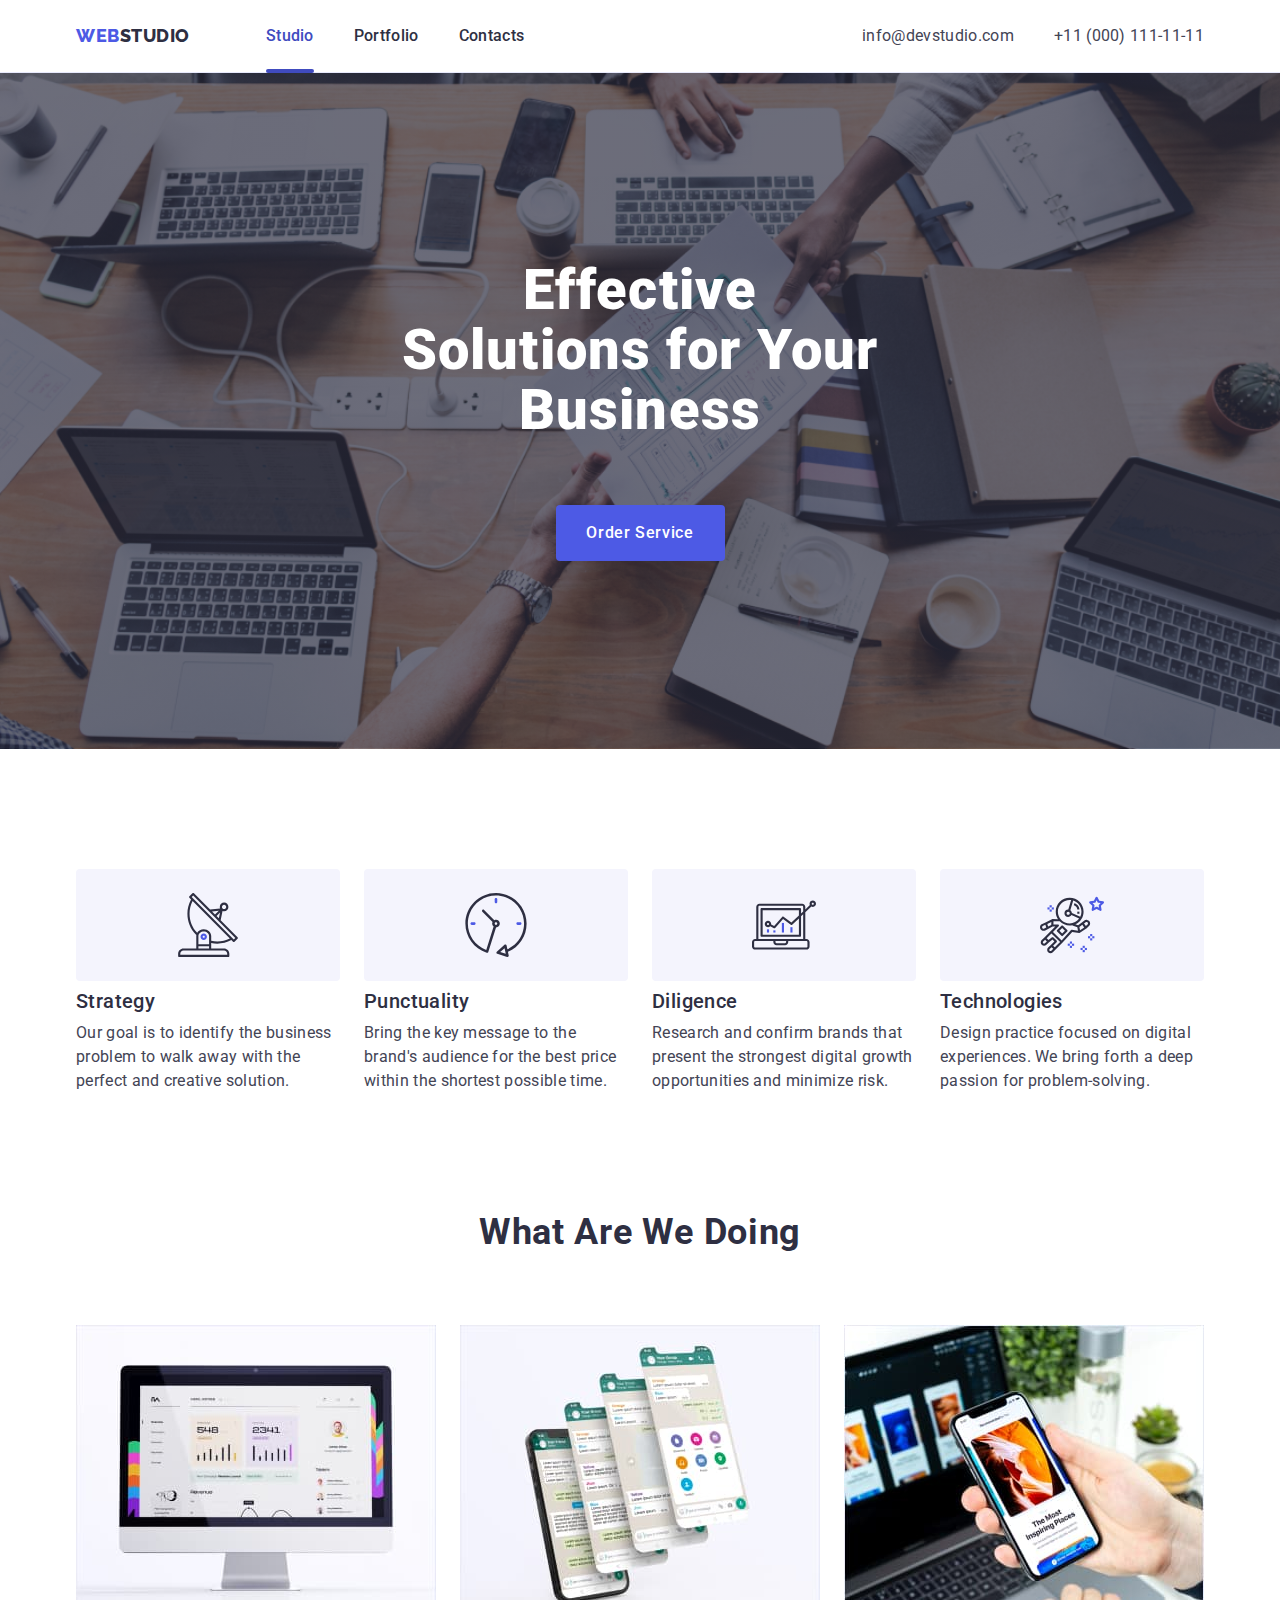
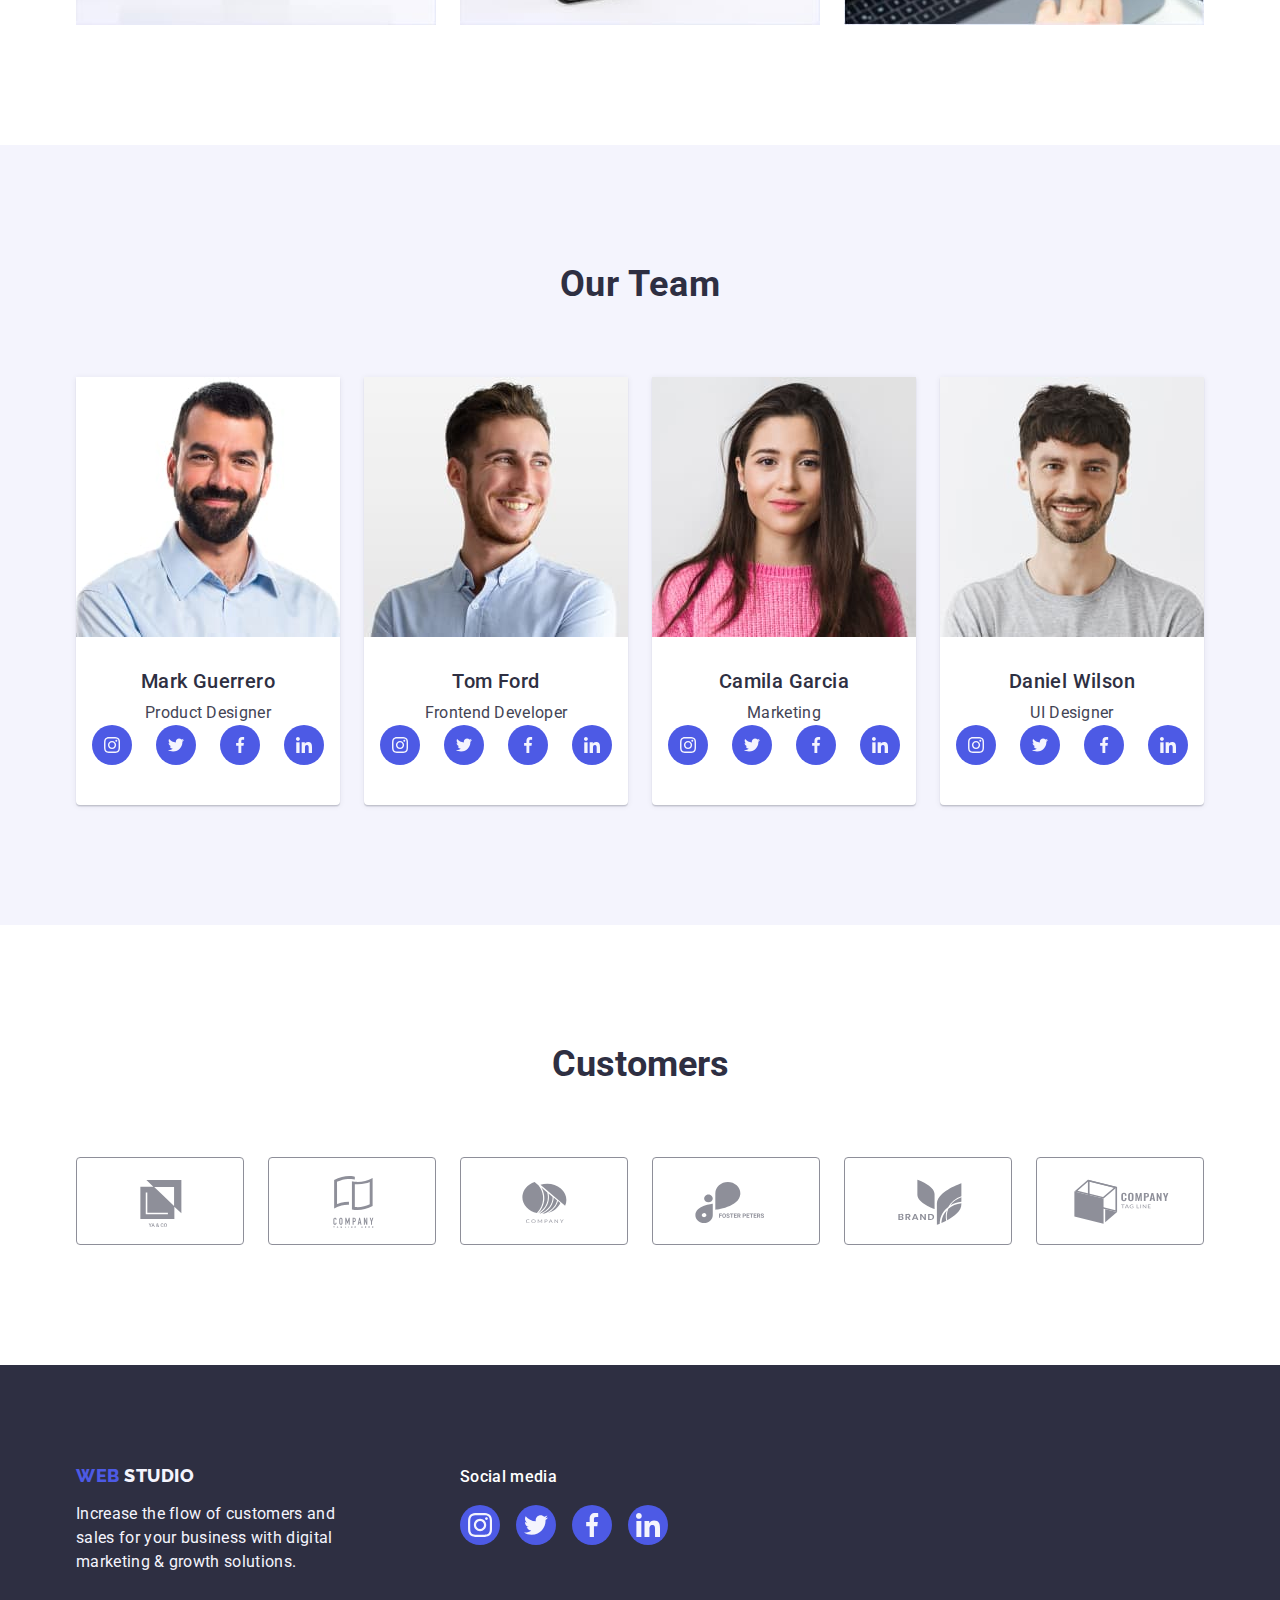
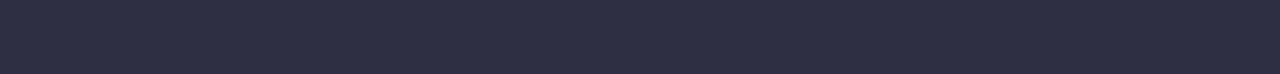
<file: index.html>
<!DOCTYPE html>
<html lang="en">
  <head>
    <meta charset="UTF-8" />
    <meta http-equiv="X-UA-Compatible" content="IE=edge" />
    <meta name="viewport" content="width=1440x2592, initial-scale=1.0" />
    <title>Webstudio</title>
    <link
      rel="stylesheet"
      href="https://cdnjs.cloudflare.com/ajax/libs/modern-normalize/1.0.0/modern-normalize.min.css"
    />
    <link class="link" rel="preconnect" href="https://fonts.googleapis.com" />
    <link
      class="link"
      rel="preconnect"
      href="https://fonts.gstatic.com"
      crossorigin
    />
    <link
      class="link"
      href="https://fonts.googleapis.com/css2?family=Raleway:wght@800&amp;family=Roboto:wght@400;500;700&amp;display=swap"
      rel="stylesheet"
    />
    <link class="link" rel="stylesheet" href="./css/style.css" />
  </head>

  <body class="body-fonts">
    <header class="header-style">
      <div class="container header-styles">
        <nav class="list">
          <a href="./index.html" class="logo-link logo-hedaer link"
            >Web<span class="style-logos-logo">Studio</span></a
          >
          <!-- NAVIGATION -->
          <ul class="nav-list list">
            <li class="nav-item">
              <a class="nav-link link current" href="./index.html">Studio</a>
            </li>
            <li class="nav-item">
              <a class="nav-link link link" href="./portfolio.html"
                >Portfolio</a
              >
            </li>
            <li class="nav-item">
              <a class="nav-link link link" href="">Contacts</a>
            </li>
          </ul>
        </nav>
        <!-- CONTACTS LIST -->
        <address class="address-list">
          <ul class="list address-style">
            <li>
              <a class="contact-link link" href="mailto:info@devstudio.com"
                >info@devstudio.com</a
              >
            </li>
            <li>
              <a class="contact-link link" href="tel:+110001111111"
                >+11 (000) 111-11-11</a
              >
            </li>
          </ul>
        </address>
      </div>
    </header>
    <main>
      <section class="section-style">
        <div class="container">
          <h1 class="text-style">Effective Solutions for Your Business</h1>
          <button class="btn-style" type="button" data-modal-open>
            Order Service
          </button>
        </div>
      </section>
      <section class="section-style-hero">
        <!-- Feature 1 -->
        <div class="container">
          <h2 hidden class="hero visually-hidden">We goal</h2>
          <ul class="list hero-item-lists">
            <li class="hero-item-list">
              <div class="icon-list">
                <svg class="svg-icon" width="64" height="64">
                  <use href="./images/icons.svg#icon-antenna-1"></use>
                </svg>
              </div>
              <h3 class="hero-list">Strategy</h3>
              <p class="hero-item">
                Our goal is to identify the business problem to walk away with
                the perfect and creative solution.
              </p>
            </li>
            <!-- Feature 2 -->
            <li class="hero-item-list">
              <div class="icon-list">
                <svg class="svg-icon" width="64" height="64">
                  <use href="./images/icons.svg#icon-clock-1"></use>
                </svg>
              </div>
              <h3 class="hero-list">Punctuality</h3>
              <p class="hero-item">
                Bring the key message to the brand's audience for the best price
                within the shortest possible time.
              </p>
            </li>
            <!-- Feature 3 -->
            <li class="hero-item-list">
              <div class="icon-list">
                <svg class="svg-icon" width="64" height="64">
                  <use href="./images/icons.svg#icon-diagram-1"></use>
                </svg>
              </div>
              <h3 class="hero-list">Diligence</h3>
              <p class="hero-item">
                Research and confirm brands that present the strongest digital
                growth opportunities and minimize risk.
              </p>
            </li>
            <!-- Feature 4 -->
            <li class="hero-item-list">
              <div class="icon-list">
                <svg class="svg-icon" width="64" height="64">
                  <use href="./images/icons.svg#icon-astronaut-1"></use>
                </svg>
              </div>
              <h3 class="hero-list">Technologies</h3>
              <p class="hero-item">
                Design practice focused on digital experiences. We bring forth a
                deep passion for problem-solving.
              </p>
            </li>
          </ul>
        </div>
      </section>
      <section class="goal-style">
        <div class="container">
          <h2 class="goal-list">What are we doing</h2>
          <ul class="list-goal list">
            <li class="goal-item-list">
              <img
                src="./images/img1.jpg"
                alt="Rectangle71"
                width="360"
                height="300"
              />
            </li>
            <li class="goal-item-list">
              <img
                src="./images/img2.jpg"
                alt="Rectangle71"
                width="360"
                height="300"
              />
            </li>
            <li class="goal-item-list">
              <img
                src="./images/img3.jpg"
                alt="Rectangle71"
                width="360"
                height="300"
              />
            </li>
          </ul>
        </div>
      </section>
      <section class="team">
        <div class="container">
          <h2 class="team-list">Our Team</h2>
          <ul class="ul-list list">
            <li class="team-item-list">
              <img
                src="./images/Img4.jpg"
                alt="Rectangle71"
                width="264"
                height="260"
              />
              <div class="team-name">
                <h3 class="team-item">Mark Guerrero</h3>
                <p class="team-post">Product Designer</p>
                <ul class="icon-listen list">
                  <li class="icons-list">
                    <a href="" class="icon-link link">
                      <svg class="icon-items" width="16" height="16">
                        <use href="./images/icons.svg#icon-instagram"></use>
                      </svg>
                    </a>
                  </li>
                  <li class="icons-list">
                    <a href="" class="icon-link link">
                      <svg class="icon-items" width="16" height="16">
                        <use href="./images/icons.svg#icon-twitter"></use>
                      </svg>
                    </a>
                  </li>
                  <li class="icons-list">
                    <a href="" class="icon-link link">
                      <svg class="icon-items" width="16" height="16">
                        <use href="./images/icons.svg#icon-facebook"></use>
                      </svg>
                    </a>
                  </li>
                  <li class="icons-list">
                    <a href="" class="icon-link link">
                      <svg class="icon-items" width="16" height="16">
                        <use href="./images/icons.svg#icon-linkedin"></use>
                      </svg>
                    </a>
                  </li>
                </ul>
              </div>
            </li>
            <li class="team-item-list">
              <img
                src="./images/Img5.jpg"
                alt="Rectangle71"
                width="264"
                height="260"
              />
              <div class="team-name">
                <h3 class="team-item">Tom Ford</h3>
                <p class="team-post">Frontend Developer</p>
                <ul class="icon-listen list">
                  <li class="icons-list">
                    <a href="" class="icon-link link">
                      <svg class="icon-items" width="16" height="16">
                        <use href="./images/icons.svg#icon-instagram"></use>
                      </svg>
                    </a>
                  </li>
                  <li class="icons-list">
                    <a href="" class="icon-link link">
                      <svg class="icon-items" width="16" height="16">
                        <use href="./images/icons.svg#icon-twitter"></use>
                      </svg>
                    </a>
                  </li>
                  <li class="icons-list">
                    <a href="" class="icon-link link">
                      <svg class="icon-items" width="16" height="16">
                        <use href="./images/icons.svg#icon-facebook"></use>
                      </svg>
                    </a>
                  </li>
                  <li class="icons-list">
                    <a href="" class="icon-link link">
                      <svg class="icon-items" width="16" height="16">
                        <use href="./images/icons.svg#icon-linkedin"></use>
                      </svg>
                    </a>
                  </li>
                </ul>
              </div>
            </li>
            <li class="team-item-list">
              <img
                src="./images/img6.jpg"
                alt="Rectangle71"
                width="264"
                height="260"
              />
              <div class="team-name">
                <h3 class="team-item">Camila Garcia</h3>
                <p class="team-post">Marketing</p>
                <ul class="icon-listen list">
                  <li class="icons-list">
                    <a href="" class="icon-link link">
                      <svg class="icon-items" width="16" height="16">
                        <use href="./images/icons.svg#icon-instagram"></use>
                      </svg>
                    </a>
                  </li>
                  <li class="icons-list">
                    <a href="" class="icon-link link">
                      <svg class="icon-items" width="16" height="16">
                        <use href="./images/icons.svg#icon-twitter"></use>
                      </svg>
                    </a>
                  </li>
                  <li class="icons-list">
                    <a href="" class="icon-link link">
                      <svg class="icon-items" width="16" height="16">
                        <use href="./images/icons.svg#icon-facebook"></use>
                      </svg>
                    </a>
                  </li>
                  <li class="icons-list">
                    <a href="" class="icon-link link">
                      <svg class="icon-items" width="16" height="16">
                        <use href="./images/icons.svg#icon-linkedin"></use>
                      </svg>
                    </a>
                  </li>
                </ul>
              </div>
            </li>
            <li class="team-item-list">
              <img
                src="./images/img7.jpg"
                alt="Rectangle71"
                width="264"
                height="260"
              />
              <div class="team-name">
                <h3 class="team-item">Daniel Wilson</h3>
                <p class="team-post">UI Designer</p>
                <ul class="icon-listen list">
                  <li class="icons-list">
                    <a href="" class="icon-link link">
                      <svg class="icon-items" width="16" height="16">
                        <use href="./images/icons.svg#icon-instagram"></use>
                      </svg>
                    </a>
                  </li>
                  <li class="icons-list">
                    <a href="" class="icon-link link">
                      <svg class="icon-items" width="16" height="16">
                        <use href="./images/icons.svg#icon-twitter"></use>
                      </svg>
                    </a>
                  </li>
                  <li class="icons-list">
                    <a href="" class="icon-link link">
                      <svg class="icon-items" width="16" height="16">
                        <use href="./images/icons.svg#icon-facebook"></use>
                      </svg>
                    </a>
                  </li>
                  <li class="icons-list">
                    <a href="" class="icon-link link">
                      <svg class="icon-items" width="16" height="16">
                        <use href="./images/icons.svg#icon-linkedin"></use>
                      </svg>
                    </a>
                  </li>
                </ul>
              </div>
            </li>
          </ul>
        </div>
      </section>
      <section class="futer-logotype">
        <div class="container">
          <h2 class="futer-fonts">Customers</h2>
          <ul class="futer-client list">
            <li class="list-client">
              <a href="" class="client-item">
                <svg class="client-logo" width="104" height="56">
                  <use href="./images/icons.svg#icon-Logo"></use>
                </svg>
              </a>
            </li>
            <li class="list-client">
              <a href="" class="client-item">
                <svg class="client-logo" width="104" height="56">
                  <use href="./images/icons.svg#icon-Logo-2"></use>
                </svg>
              </a>
            </li>
            <li class="list-client">
              <a href="" class="client-item">
                <svg class="client-logo" width="104" height="56">
                  <use href="./images/icons.svg#icon-Logo-3"></use>
                </svg>
              </a>
            </li>
            <li class="list-client">
              <a href="" class="client-item">
                <svg class="client-logo" width="104" height="56">
                  <use href="./images/icons.svg#icon-Logo-4"></use>
                </svg>
              </a>
            </li>
            <li class="list-client">
              <a href="" class="client-item">
                <svg class="client-logo" width="104" height="56">
                  <use href="./images/icons.svg#icon-Logo-5"></use>
                </svg>
              </a>
            </li>
            <li class="list-client">
              <a href="" class="client-item">
                <svg class="client-logo" width="104" height="56">
                  <use href="./images/icons.svg#icon-Logo-6"></use>
                </svg>
              </a>
            </li>
          </ul>
        </div>
      </section>
    </main>
    <footer class="logo-color-list">
      <div class="footer-container container">
        <div class="footer-font">
          <a href="./index.html" class="logo-link logo-footer link"
            >Web <span class="style-logos-down">Studio</span></a
          >
          <p class="footer-item">
            Increase the flow of customers and sales for your business with
            digital marketing & growth solutions.
          </p>
        </div>
        <div>
          <p class="social-media">Social media</p>
          <ul class="social-media-list list">
            <li class="social-media-item">
              <a href="" class="social-items">
                <svg class="media-logo" width="24" height="24">
                  <use href="./images/icons.svg#icon-instagram"></use>
                </svg>
              </a>
            </li>
            <li class="social-media-item">
              <a href="" class="social-items">
                <svg class="media-logo" width="24" height="24">
                  <use href="./images/icons.svg#icon-twitter"></use>
                </svg>
              </a>
            </li>
            <li class="social-media-item">
              <a href="" class="social-items">
                <svg class="media-logo" width="24" height="24">
                  <use href="./images/icons.svg#icon-facebook"></use>
                </svg>
              </a>
            </li>
            <li class="social-media-item">
              <a href="" class="social-items">
                <svg class="media-logo" width="24" height="24">
                  <use href="./images/icons.svg#icon-linkedin"></use>
                </svg>
              </a>
            </li>
          </ul>
        </div>
      </div>
    </footer>
    <div class="backdrop is-hidden" data-modal>
      <div class="modal">
        <button type="button" class="modal-close-btn" data-modal-close>
          <svg class="modal-close-btn-icon" width="8" height="8">
            <use href="./images/icons.svg#icon-close"></use>
          </svg>
        </button>
      </div>
    </div>
    <script src="./js/modal.js"></script>
  </body>
</html>
</file>
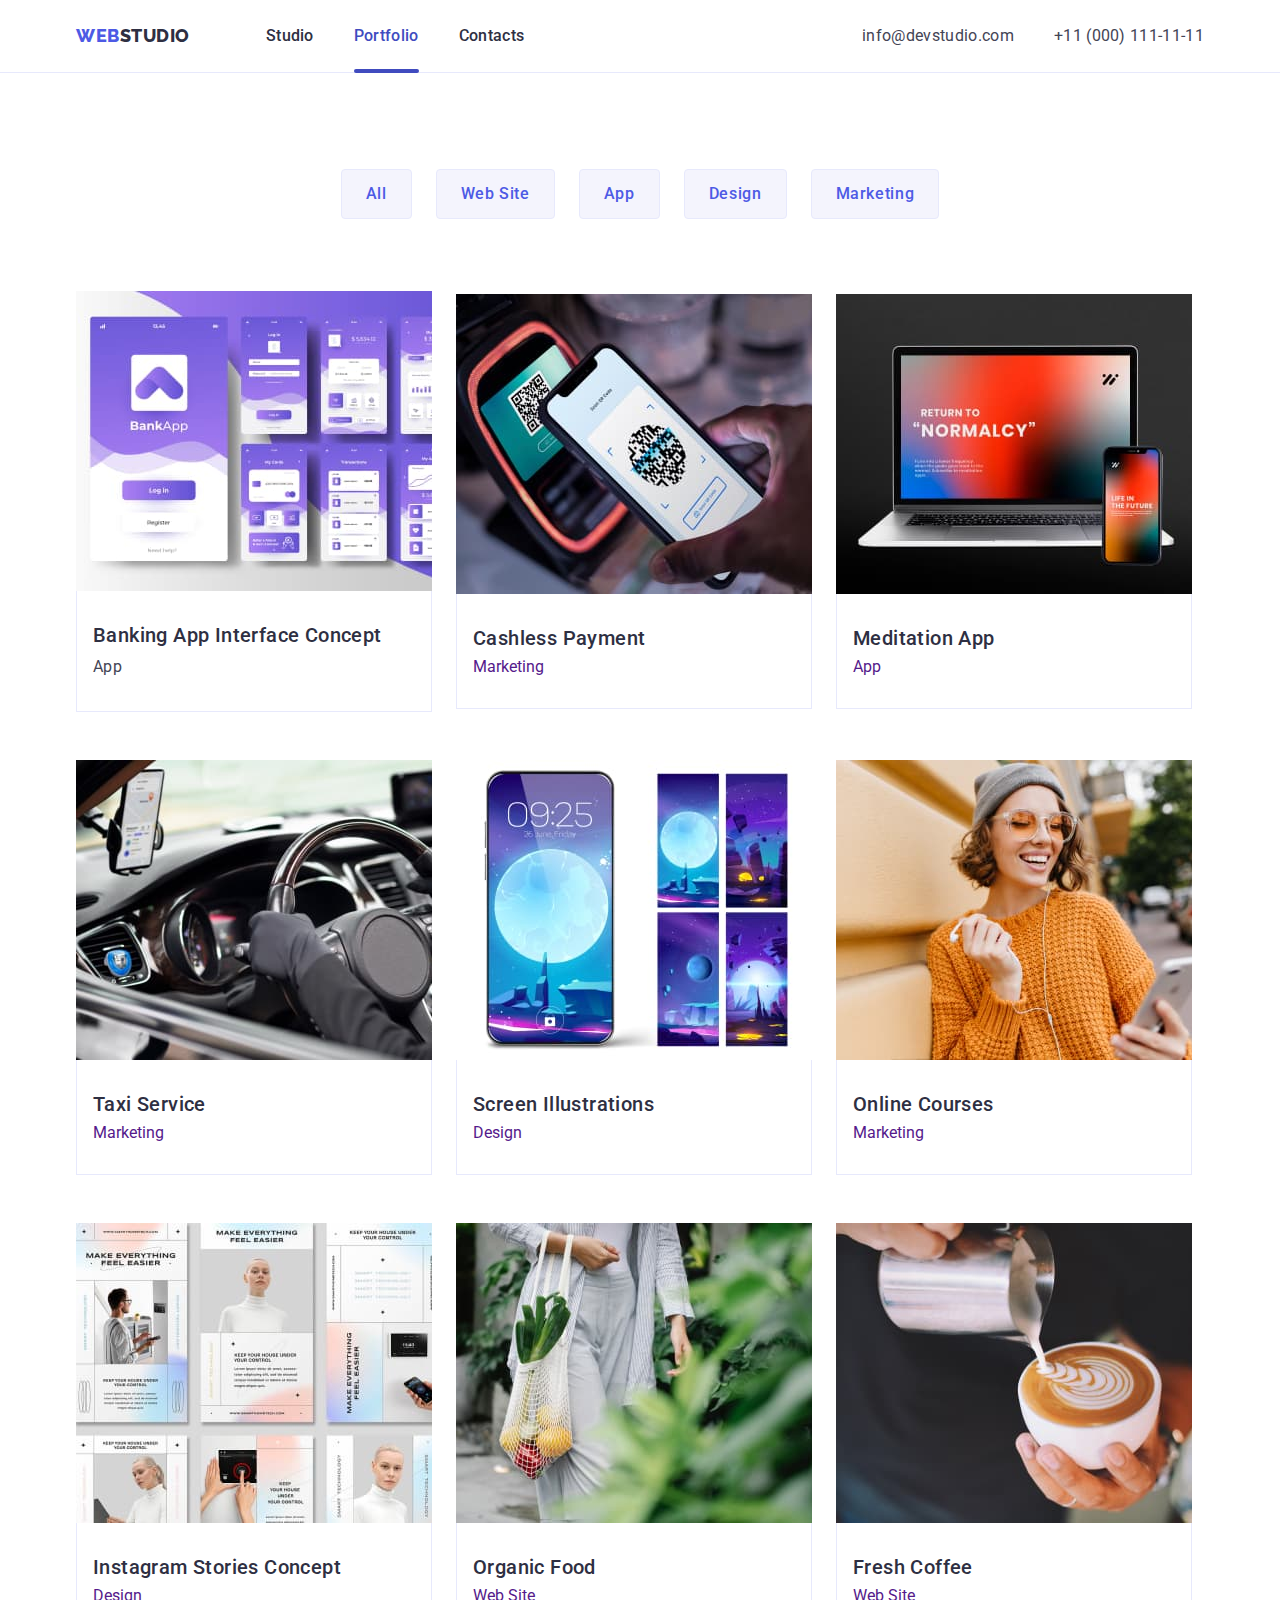
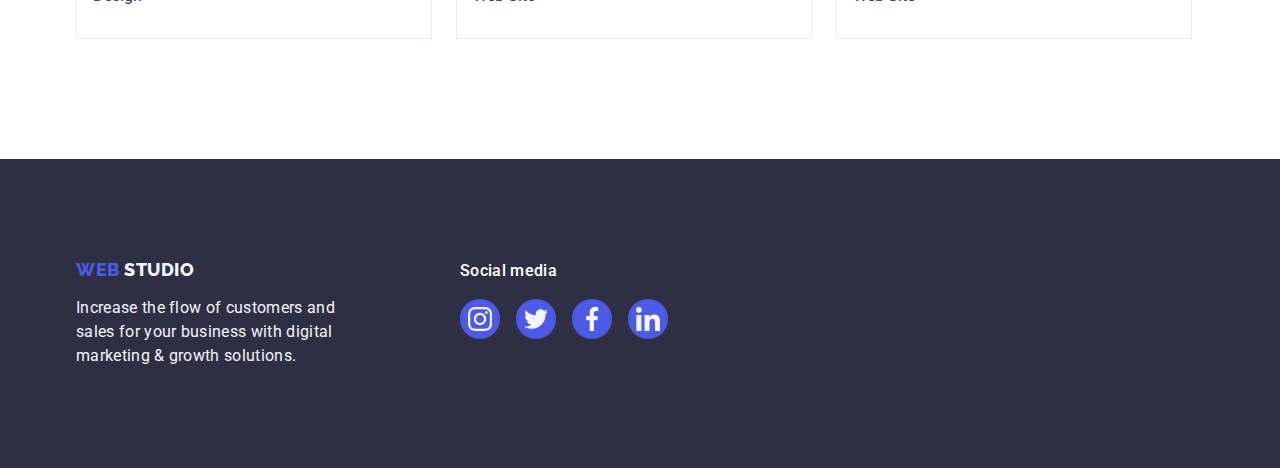
<file: portfolio.html>
<!DOCTYPE html>
<html lang="en">
  <head>
    <meta charset="UTF-8" />
    <meta http-equiv="X-UA-Compatible" content="IE=edge" />
    <meta name="viewport" content="width=1440x2592, initial-scale=1.0" />
    <title>Webstudio</title>
    <link
      rel="stylesheet"
      href="https://cdnjs.cloudflare.com/ajax/libs/modern-normalize/1.0.0/modern-normalize.min.css"
    />
    <link class="link" rel="preconnect" href="https://fonts.googleapis.com" />
    <link
      class="link"
      rel="preconnect"
      href="https://fonts.gstatic.com"
      crossorigin
    />
    <link
      class="link"
      href="https://fonts.googleapis.com/css2?family=Raleway:wght@800&amp;family=Roboto:wght@400;500;700&amp;display=swap"
      rel="stylesheet"
    />
    <link class="link" rel="stylesheet" href="./css/style.css" />
  </head>
  <body class="body-fonts">
    <header class="main-logo">
      <div class="container header-styles">
        <nav class="list">
          <a href="./index.html" class="logo-link logo-hedaer link"
            >Web<span class="style-logos-logo">Studio</span></a
          >
          <!-- NAVIGATION -->
          <ul class="nav-list list">
            <li class="nav-item">
              <a class="nav-link nav-link" href="./index.html">Studio</a>
            </li>
            <li class="nav-item">
              <a class="nav-link current" href="./portfolio.html">Portfolio</a>
            </li>
            <li class="nav-item">
              <a class="nav-link link" href="">Contacts</a>
            </li>
          </ul>
        </nav>
        <!-- CONTACTS LIST -->
        <address class="address-list">
          <ul class="list address-style">
            <li>
              <a class="contact-link link" href="mailto:info@devstudio.com"
                >info@devstudio.com</a
              >
            </li>
            <li>
              <a class="contact-link link" href="tel:+110001111111"
                >+11 (000) 111-11-11</a
              >
            </li>
          </ul>
        </address>
      </div>
    </header>
    <!-- HERO -->
    <main>
      <section class="section-style-portfolio">
        <div class="container">
          <h1 hidden class="visually-hidden">Щоб було</h1>
          <ul class="button list">
            <li>
              <button class="button-all" type="button">All</button>
            </li>
            <li>
              <button class="button-all" type="button">Web Site</button>
            </li>
            <li>
              <button class="button-all" type="button">App</button>
            </li>
            <li>
              <button class="button-all" type="button">Design</button>
            </li>
            <li>
              <button class="button-all" type="button">Marketing</button>
            </li>
          </ul>
          <ul class="image list">
            <li class="image-list">
              <a href class="portfolio-link link">
                <div class="portfolio-link-warp">
                  <img
                    src="./images/portfolio1.jpg"
                    alt="Project_Card_1"
                    width="360"
                  />
                  <p class="paragrahp-text">
                    14 Stylish and User-Friendly App Design Concepts · Task
                    Manager App · Calorie Tracker App · Exotic Fruit Ecommerce
                    App · Cloud Storage App
                  </p>
                </div>
                <div class="portfolio-style">
                  <h2 class="portfolio-item">Banking App Interface Concept</h2>
                  <p class="portfolio-list-text">App</p>
                </div>
              </a>
            </li>
            <li class="image-list">
              <a class="portfolio-link link" href="">
                <div class="portfolio-link-warp">
                  <img
                    src="./images/portfolio2.jpg"
                    alt="Project_Card_2"
                    width="360"
                  />
                  <p class="paragrahp-text">
                    14 Stylish and User-Friendly App Design Concepts · Task
                    Manager App · Calorie Tracker App · Exotic Fruit Ecommerce
                    App · Cloud Storage App
                  </p>
                </div>
                <div class="portfolio-style">
                  <h2 class="portfolio-item">Cashless Payment</h2>
                  <p class="portfolio-list">Marketing</p>
                </div>
              </a>
            </li>
            <li class="image-list">
              <a class="portfolio-link link" href="">
                <div class="portfolio-link-warp">
                  <img
                    src="./images/portfolio3.jpg"
                    alt="Project_Card_3"
                    width="360"
                  />
                  <p class="paragrahp-text">
                    14 Stylish and User-Friendly App Design Concepts · Task
                    Manager App · Calorie Tracker App · Exotic Fruit Ecommerce
                    App · Cloud Storage App
                  </p>
                </div>
                <div class="portfolio-style">
                  <h2 class="portfolio-item">Meditation App</h2>
                  <p class="portfolio-list">App</p>
                </div>
              </a>
            </li>
            <li class="image-list">
              <a class="portfolio-link link" href="">
                <div class="portfolio-link-warp">
                  <img
                    src="./images/portfolio4.jpg"
                    alt="Project_Card_4"
                    width="360"
                  />
                  <p class="paragrahp-text">
                    14 Stylish and User-Friendly App Design Concepts · Task
                    Manager App · Calorie Tracker App · Exotic Fruit Ecommerce
                    App · Cloud Storage App
                  </p>
                </div>
                <div class="portfolio-style">
                  <h2 class="portfolio-item">Taxi Service</h2>
                  <p class="portfolio-list">Marketing</p>
                </div>
              </a>
            </li>
            <li class="image-list">
              <a class="portfolio-link link" href="">
                <div class="portfolio-link-warp">
                  <img
                    src="./images/portfolio5.jpg"
                    alt="Project_Card_5"
                    width="360"
                  />
                  <p class="paragrahp-text">
                    14 Stylish and User-Friendly App Design Concepts · Task
                    Manager App · Calorie Tracker App · Exotic Fruit Ecommerce
                    App · Cloud Storage App
                  </p>
                </div>
                <div class="portfolio-style">
                  <h2 class="portfolio-item">Screen Illustrations</h2>
                  <p class="portfolio-list">Design</p>
                </div>
              </a>
            </li>
            <li class="image-list">
              <a class="portfolio-link link" href="">
                <div class="portfolio-link-warp">
                  <img
                    src="./images/portfolio6.jpg"
                    alt="Project_Card_6"
                    width="360"
                  />
                  <p class="paragrahp-text">
                    14 Stylish and User-Friendly App Design Concepts · Task
                    Manager App · Calorie Tracker App · Exotic Fruit Ecommerce
                    App · Cloud Storage App
                  </p>
                </div>
                <div class="portfolio-style">
                  <h2 class="portfolio-item">Online Courses</h2>
                  <p class="portfolio-list">Marketing</p>
                </div>
              </a>
            </li>
            <li class="image-list">
              <a class="portfolio-link link" href="">
                <div class="portfolio-link-warp">
                  <img
                    src="./images/portfolio7.jpg"
                    alt="Project_Card_7"
                    width="360"
                  />
                  <p class="paragrahp-text">
                    14 Stylish and User-Friendly App Design Concepts · Task
                    Manager App · Calorie Tracker App · Exotic Fruit Ecommerce
                    App · Cloud Storage App
                  </p>
                </div>
                <div class="portfolio-style">
                  <h2 class="portfolio-item">Instagram Stories Concept</h2>
                  <p class="portfolio-list">Design</p>
                </div>
              </a>
            </li>
            <li class="image-list">
              <a class="portfolio-link link" href="">
                <div class="portfolio-link-warp">
                  <img
                    src="./images/portfolio8.jpg"
                    alt="Project_Card_8"
                    width="360"
                  />
                  <p class="paragrahp-text">
                    14 Stylish and User-Friendly App Design Concepts · Task
                    Manager App · Calorie Tracker App · Exotic Fruit Ecommerce
                    App · Cloud Storage App
                  </p>
                </div>
                <div class="portfolio-style">
                  <h2 class="portfolio-item">Organic Food</h2>
                  <p class="portfolio-list">Web Site</p>
                </div>
              </a>
            </li>
            <li class="image-list">
              <a class="portfolio-link link" href="">
                <div class="portfolio-link-warp">
                  <img
                    src="./images/portfolio9.jpg"
                    alt="Project_Card_9"
                    width="360"
                  />
                  <p class="paragrahp-text">
                    14 Stylish and User-Friendly App Design Concepts · Task
                    Manager App · Calorie Tracker App · Exotic Fruit Ecommerce
                    App · Cloud Storage App
                  </p>
                </div>
                <div class="portfolio-style">
                  <h2 class="portfolio-item">Fresh Coffee</h2>
                  <p class="portfolio-list">Web Site</p>
                </div>
              </a>
            </li>
          </ul>
        </div>
      </section>
    </main>
    <footer class="logo-color-list">
      <div class="portfolio-container container">
        <div class="portfolio-logo">
          <a class="logo-link logo-footer link" href="./index.html">
            Web <span class="footer-logo">Studio</span></a
          >
          <p class="footer-item">
            Increase the flow of customers and sales for your business with
            digital marketing & growth solutions.
          </p>
        </div>
        <div>
          <p class="portfolio-media">Social media</p>
          <ul class="social-media-list list">
            <li class="social-media-item">
              <a href="" class="social-items">
                <svg class="media-logo" width="24" height="24">
                  <use href="./images/icons.svg#icon-instagram"></use>
                </svg>
              </a>
            </li>
            <li class="social-media-item">
              <a href="" class="social-items">
                <svg class="media-logo" width="24" height="24">
                  <use href="./images/icons.svg#icon-twitter"></use>
                </svg>
              </a>
            </li>
            <li class="social-media-item">
              <a href="" class="social-items">
                <svg class="media-logo" width="24" height="24">
                  <use href="./images/icons.svg#icon-facebook"></use>
                </svg>
              </a>
            </li>
            <li class="social-media-item">
              <a href="" class="social-items">
                <svg class="media-logo" width="24" height="24">
                  <use href="./images/icons.svg#icon-linkedin"></use>
                </svg>
              </a>
            </li>
          </ul>
        </div>
      </div>
    </footer>
  </body>
</html>
</file>
<file: css/style.css>
:root {
    --background-color: #ffffff;
    --color-button: #FFFFFF;
    --background-button: #404BBF;
}

p,
h1,
h2,
h3,
h4,
h5,
h6 {
    margin: 0;
}

ul,
ol {
    margin: 0;
    padding: 0;
}


.body-fonts {
    font-family: 'Roboto', sans-serif;
    color: #434455;
    background-color: #ffffff;
}

.link {
    text-decoration: none;
}

.list {
    list-style: none;
    margin: 0;
    padding: 0;
}

.footer-list-syle {
    background-color: #2e2f42
}

/* LOGO */

.logo-linked link {
    font-family: 'Raleway';
    font-style: normal;
    font-weight: 800;
    font-size: 18px;
    line-height: 21px;
    letter-spacing: 0.03em;
    text-transform: uppercase;
    color: #4D5AE5;
    margin-right: 76;
}


.address-list {
    font-style: normal;
    color: #434455;
}

/* CONTACTS */
.nav-link {
    font-family: 'Roboto';
    font-style: normal;
    font-weight: 500;
    font-size: 16px;
    line-height: 24px;
    letter-spacing: 0.02em;
    color: #2E2F42;
    padding: 24px 0;
    display: block;
    margin: auto;
    flex: none;
    order: 1;
    flex-grow: 0;
    position: relative;
    transition: color 250ms cubic-bezier(0.4, 0, 0.2, 1);
    text-decoration: none;
}

.nav-link.current {
    color: #404bbf;
    transition: color 250ms cubic-bezier(0.4, 0, 0.2, 1);
}

.nav-link::after {
    content: '';
    position: absolute;
    left: 0;
    bottom: -1px;
    height: 4px;
    width: 100%;
    height: 4px;
    background-color: #404bbf;
    border-radius: 2px;
    transition: transform 250ms linear;
    transform: scaleX(0);
    transform-origin: right;
}

.nav-link:hover::after,
.nav-link:focus::after,
.nav-link.current::after {
    transform: scaleX(1);
    transform-origin: left;
}

.nav-list {
    display: flex;
    gap: 40px;
    margin: 0 auto;
     text-decoration: none;
}


.contact-link {
    font-family: 'Roboto';
    font-style: normal;
    font-weight: 400;
    font-size: 16px;
    line-height: 24px;
    letter-spacing: 0.02em;
    color: #434455;
    transition: color 250ms cubic-bezier(0.4, 0, 0.2, 1);
}

.address-style {
    display: flex;
    gap: 40px;
}

.address-list {
    margin-left: auto;
}


.contact-link:hover,
.contact-link:focus,
.nav-link:hover,
.nav-link:focus {
    color: var(--color-primary);
}

:root {
    --color-primary: #404bbf;
}

/* BUTTON */

.text-style {
    font-family: 'Roboto';
    font-style: normal;
    font-weight: 900;
    font-size: 56px;
    line-height: 1.07;
    text-align: center;
    letter-spacing: 0.02em;
    color: #FFFFFF;
    max-width: 496px;
    margin: auto;
    margin-bottom: 64px;
}

.section-style {
    background-color: #2e2f42;
    background-image: linear-gradient(rgba(46, 47, 66, 0.7), rgba(46, 47, 66, 0.7)), url(../images/hero-logo.jpg);
    max-width: 1440px;
    background-repeat: no-repeat;
    background-position: center;
    background-size: cover;
    margin: 0 auto;
}

/* BUTTON */

.btn-style {
    font-family: "Roboto", sans-serif;
    font-style: normal;
    font-weight: 500;
    font-size: 16px;
    line-height: 1.5;
    letter-spacing: 0.04em;
    color: #FFFFFF;
    background-color: #4D5AE5;
    cursor: pointer;
    transition: background-color 250ms cubic-bezier(0.4, 0, 0.2, 1);
}

.btn-style {
    min-width: 169px;
    height: 56px;
    border: none;
    border-radius: 4px;
    display: block;
    margin: auto;
}

.btn-style:focus,
.btn-style:hover {
    background-color: #404BBF;
}

.section-style {
    color: #2e2f42;
    padding: 188px 0;
}

/* HERO */

.hero-list {
    font-weight: 500;
    font-size: 20px;
    line-height: 1.2;
    letter-spacing: 0.02em;
    text-transform: capitalize;
    color: #2E2F42;
    margin-bottom: 8px;

}

.hero-item {
    font-size: 16px;
    line-height: 1.5;
    letter-spacing: 0.02em;
    color: #434455;
    margin: auto;
}

.hero-item-list {
    background-color: #FFFFFF;
    width: calc((100% - 72px) / 4)
}

.section-style-hero {
    padding: 120px 0;
}

.visually-hidden {
    position: absolute;
    width: 1px;
    height: 1px;
    margin: -1px;
    border: 0;
    padding: 0;
    white-space: nowrap;
    clip-path: inset(100%);
    clip: rect(0 0 0 0);
    overflow: hidden;
}

.hero-item-lists {
    gap: 24px;
}

/* GOAL LIST */

.goal-list {
    font-weight: 700;
    font-size: 36px;
    line-height: 1.11;
    text-align: center;
    letter-spacing: 0.02em;
    text-transform: capitalize;
    color: #2E2F42;
    margin-bottom: 72px;
}

.goal-item-list {
    background-color: #FFFFFF;
    width: calc((100% - 48px) / 3);
}

.list-goal {
    display: flex;
    gap: 24px;
}

.goal-style {
    padding-bottom: 120px;
}

/* TEAM */

.team {
    font-weight: 700;
    font-size: 36px;
    line-height: 1.11;
    text-align: center;
    letter-spacing: 0.02em;
    text-transform: capitalize;
    color: #2e2f42;
    background-color: #F4F4FD;
}

.team-list {
    font-weight: 700;
    font-size: 36px;
    line-height: 1.11;
    text-align: center;
    letter-spacing: 0.02em;
    text-transform: capitalize;
    color: #2e2f42;
    margin-bottom: 72px;
}

.team-item {
    font-weight: 500;
    font-size: 20px;
    line-height: 1.2;
    text-align: center;
    letter-spacing: 0.02em;
    color: #2e2f42;
    margin-bottom: 8px;
}

.team-post {
    font-weight: 400;
    font-size: 16px;
    line-height: 1.5;
    text-align: center;
    letter-spacing: 0.02em;
    color: #434455;

}

.team-item-list {
    background-color: #FFFFFF;
    border-radius: 0px 0px 4px 4px;
    box-shadow: 0px 1px 6px rgba(46, 47, 66, 0.08), 0px 1px 1px rgba(46, 47, 66, 0.16), 0px 2px 1px rgba(46, 47, 66, 0.08);
}

.team {
    padding: 120px 0;
}

.ul-list {
    gap: 24px;
    display: flex;
}

.team-name {
    padding: 32px 16px;
    text-align: center;
    margin-bottom: 8px;
}



/* FUTER PORFOLIO */

.style-logos-item {
    color: #2e2f42;
}

.footer-logo {
    font-family: 'Raleway', sans-serif;
    font-weight: 800;
    font-size: 18px;
    line-height: 1.17;
    letter-spacing: 0.03em;
    text-transform: uppercase;
    color: #F4F4FD;
}

.portfolio-item {
    font-family: 'Roboto';
    font-style: normal;
    font-weight: 400;
    font-size: 16px;
    line-height: 1.5;
    color: #F4F4FD;
    letter-spacing: 0.02em;
}

/* HEADER LOGO */
.style-logos-logo {
    color: #2E2F42;

}

/* FOTER LOGO */

.style-logos-down {
    color: #F4F4FD;
}

.logo-color-list {
    background-color: #2e2f42;
    padding: 100px 0;
}

.footer-item {
    font-style: normal;
    font-weight: 400;
    font-size: 16px;
    line-height: 1.5;
    letter-spacing: 0.02em;
    color: #F4F4FD;
    margin: 0;
    width: 264px;
}

/* HEADER LOGO  */

.logo-link {
    font-family: 'Raleway', sans-serif;
    font-style: normal;
    font-weight: 800;
    font-size: 18px;
    line-height: 1.17;
    letter-spacing: 0.03em;
    text-transform: uppercase;
    color: #4d5ae5;
}

.logo-hedaer {
    margin-right: 76px
}

.logo-footer {
    display: inline-block;
    margin-bottom: 16px;
}

/* Portfolio */

.list {
    list-style: none;
}

.section-style-portfolio {
    padding-top: 96px;
    padding-bottom: 120px;
}

/* Button Portfolio */

.button-all {
    font-family: "Roboto", sans-serif;
    font-weight: 500;
    font-size: 16px;
    line-height: 1.5;
    letter-spacing: 0.04em;
    cursor: pointer;
    color: #4d5ae5;
    background-color: #F4F4FD;
    transition: color 250ms cubic-bezier(0.4, 0, 0.2, 1),
        background-color 250ms cubic-bezier(0.4, 0, 0.2, 1),
        border-color 250ms cubic-bezier(0.4, 0, 0.2, 1),
        box-shadow 250ms cubic-bezier(0.4, 0, 0.2, 1);
}

.button-all {
    padding: 12px 24px;
    border: 1px solid #e7e9fc;
    border-radius: 4px;
}

.button-all:hover,
.button-all:focus {
    background: var(--background-button);
    color: var(--color-button);
    border: 1px solid transparent;
    box-shadow: 0px 3px 1px rgba(0, 0, 0, 0.1), 0px 2px 1px rgba(0, 0, 0, 0.08), 0px 2px 2px rgba(0, 0, 0, 0.12);
}

.link {
    text-decoration: none;
    display: block;
}

.link:hover {
    box-shadow:
        0px 1px 6px rgba(46, 47, 66, 0.08),
        0px 1px 1px rgba(46, 47, 66, 0.16),
        0px 2px 1px rgba(46, 47, 66, 0.08);
}

.link:focus {
    box-shadow:
        0px 1px 6px rgba(46, 47, 66, 0.08),
        0px 1px 1px rgba(46, 47, 66, 0.16),
        0px 2px 1px rgba(46, 47, 66, 0.08);
}

.portfolio-item {
    font-weight: 500;
    font-size: 20px;
    line-height: 1.2;
    letter-spacing: 0.02em;
    color: #2e2f42;
    margin-bottom: 8px;
}

.portfolio-list-text {
    font-size: 16px;
    line-height: 1.5;
    letter-spacing: 0.02em;
    color: #434455;
}

.portfolio-link {
    transition: box-shadow 250ms cubic-bezier(0.4, 0, 0.2, 1);
}

.portfolio-link-warp {
    position: relative;
    overflow: hidden;
}

.portfolio-link:hover .paragrahp-text,
.portfolio-link:focus .paragrahp-text {
    transform: translateY(0%);
}

.paragrahp-text {
    display: block;
    position: absolute;
    top: 0;
    color: #F4F4FD;
    font-weight: 400;
    font-size: 16px;
    line-height: 24px;
    letter-spacing: 0.02em;
    background: #4D5AE5;
    left: 0;
    width: 100%;
    height: 100%;
    padding: 40px 32px;
    transform: translateY(100%);
    transition: transform 250ms cubic-bezier(0.4, 0, 0.2, 1);
}

.image-list {
    width: calc((100% - 60px)/3);
    position: relative;
}

.main-logo {
    border-bottom: 1px solid #e7e9fc
}

.button {
    justify-content: center;
    gap: 24px;
    margin-bottom: 72px;
}

.portfolio-style {
    padding: 32px 16px;
    border: 1px solid #e7e9fc;
    border-top: none;
}

.portfolio-container {
    display: flex;
    align-items: baseline;
}

.portfolio-logo {
    margin-right: 120px
}

.portfolio-media {
    font-weight: 500;
    font-size: 16px;
    line-height: 1.5;
    letter-spacing: 0.02em;
    color: #FFFFFF;
    margin-bottom: 16px;
}


/* IMAGE */
img {
    display: block;
}

.image {
    flex-wrap: wrap;
    column-gap: 24px;
    row-gap: 48px;
}


/* HEADER */

.header-style {
    border-bottom: 1px solid #e7e9fc;
    box-shadow: 0px 2px 1px rgba(46, 47, 66, 0.08),
        0px 1px 1px rgba(46, 47, 66, 0.16),
        0px 1px 6px rgba(46, 47, 66, 0.08);
}

.header-styles {
    display: flex;
    align-items: center;
}

.container {
    width: 1158px;
    padding: 0 15px;
    margin: 0 auto;
}

.list {
    display: flex;
    align-items: center;
}


.icon-list {
    display: flex;
    align-items: center;

    height: 112px;
    background-color: #f4f4fd;
    border-radius: 4px;
    margin-bottom: 8px;
    align-items: center;
    justify-content: center;
}

.icon-item {
    display: flex;
    justify-content: center;
}

.icon-listen {
    display: flex;
    gap: 24px;
    justify-content: center;
}


.icons-list {
    width: 40px;
    height: 40px;
}

.icon-link {
    width: 100%;
    height: 100%;
    background-color: #4d5ae5;
    border-radius: 50%;
    display: flex;
    align-items: center;
    justify-content: center;
    transition: background-color 250ms cubic-bezier(0.4, 0, 0.2, 1);
}

.icon-link:hover {
    background-color: #404bbf;
}

.icon-link:focus {
    background-color: #404bbf;
}

.icon-items {
    fill: #f4f4fd;
}

.futer-logotype {
    padding-top: 120px;
    padding-bottom: 120px;
}

.futer-fonts {
    font-size: 36px;
    line-height: 1.11;
    color: #2e2f42;
    margin-bottom: 72px;
    text-align: center;
}

.futer-client {
    display: flex;
    gap: 24px;
}

.list-client {
    width: calc((100% - 120px) / 6);
    height: 88px;
}

.client-item {
    width: 100%;
    height: 100%;
    border: 1px solid #8e8f99;
    border-radius: 4px;
    display: flex;
    align-items: center;
    justify-content: center;
    color: #8e8f99;
    transition: border-color 250ms cubic-bezier(0.4, 0, 0.2, 1),
        color 250ms cubic-bezier(0.4, 0, 0.2, 1)
}

.client-item:hover {
    border-color: #404bbf;
    color: #404bbf;
}

.client-item:focus {
    color: #404bbf;
    border-color: #404bbf;
}

.client-logo {
    fill: currentColor;
}

.footer-container {
    display: flex;
    align-items: baseline;
}

.footer-font {
    margin-right: 120px;
}

.social-media {
    font-weight: 500;
    font-size: 16px;
    line-height: 1.5;
    letter-spacing: 0.02em;
    color: #FFFFFF;
    margin-bottom: 16px;
}

.social-media-list {
    display: flex;
    gap: 16px;
}

.social-media-item {
    width: 40px;
    height: 40px;
}

.social-items {
    width: 100%;
    height: 100%;
    background-color: #4d5ae5;
    border-radius: 50%;
    display: flex;
    align-items: center;
    justify-content: center;
    transition: background-color 250ms cubic-bezier(0.4, 0, 0.2, 1);
}

.social-items:hover {
    background-color: #31d0aa;
}

.social-items:focus {
    background-color: #31d0aa;
}

.media-logo {
    fill: #f4f4fd;
}

.backdrop {
    position: fixed;
    top: 0;
    left: 0;
    height: 100%;
    background-color: rgba(46, 47, 66, 0.4);
    transition: opacity 250ms cubic-bezier(0.4, 0, 0.2, 1), visibility 250ms cubic-bezier(0.4, 0, 0.2, 1);
    width: 100%;
}

.is-hidden {
    opacity: 0;
    visibility: hidden;
    pointer-events: none;
}

.modal {
    position: absolute;
    top: 50%;
    left: 50%;
    transform: translate(-50%, -50%) scale(1);
    width: 408px;
    min-height: 584px;
    background: #fcfcfc;
    box-shadow: 0px 1px 1px rgba(0, 0, 0, 0.14), 0px 1px 3px rgba(0, 0, 0, 0.12), 0px 2px 1px rgba(0, 0, 0, 0.2);
    border-radius: 4px;
    transition: transform 250ms cubic-bezier(0.4, 0, 0.2, 1);
}

.modal-close-btn {
    position: absolute;
    top: 24px;
    right: 24px;
    width: 24px;
    height: 24px;
    border-radius: 50%;
    display: flex;
    align-items: center;
    justify-content: center;
    background-color: #e7e9fc;
    border: 1px solid rgba(0, 0, 0, 0.1);
    padding: 0;
    cursor: pointer;
    transition: background-color 250ms cubic-bezier(0.4, 0, 0.2, 1), border 250ms cubic-bezier(0.4, 0, 0.2, 1);
}

.modal-close-btn:hover,
.modal-close-btn:focus {
    color: #ffffff;
    background-color: #404bbf;
    border: none;
}


.modal-close-btn-icon {
    transition: fill 250ms cubic-bezier(0.4, 0, 0.2, 1);
}

.modal-close-btn:hover,
.modal-close-btn:focus {
    fill: #ffffff;
}
</file>
